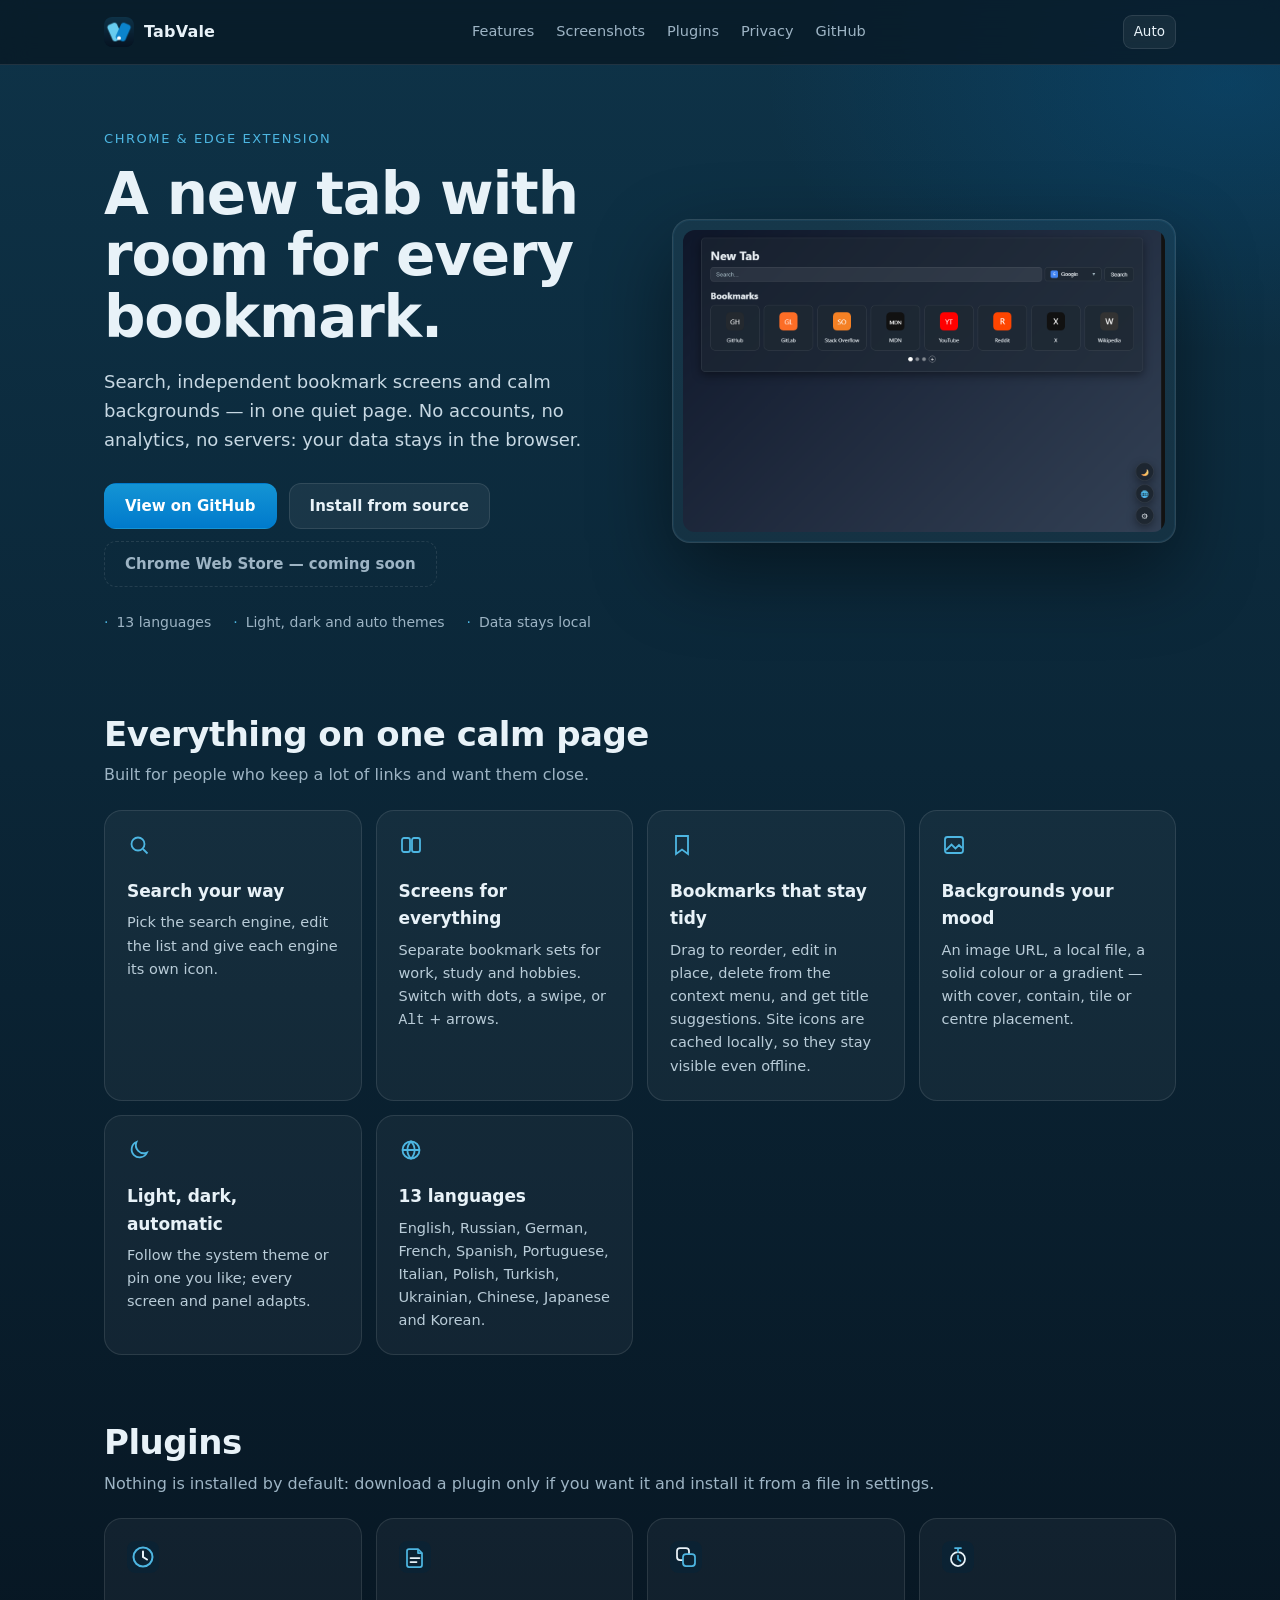
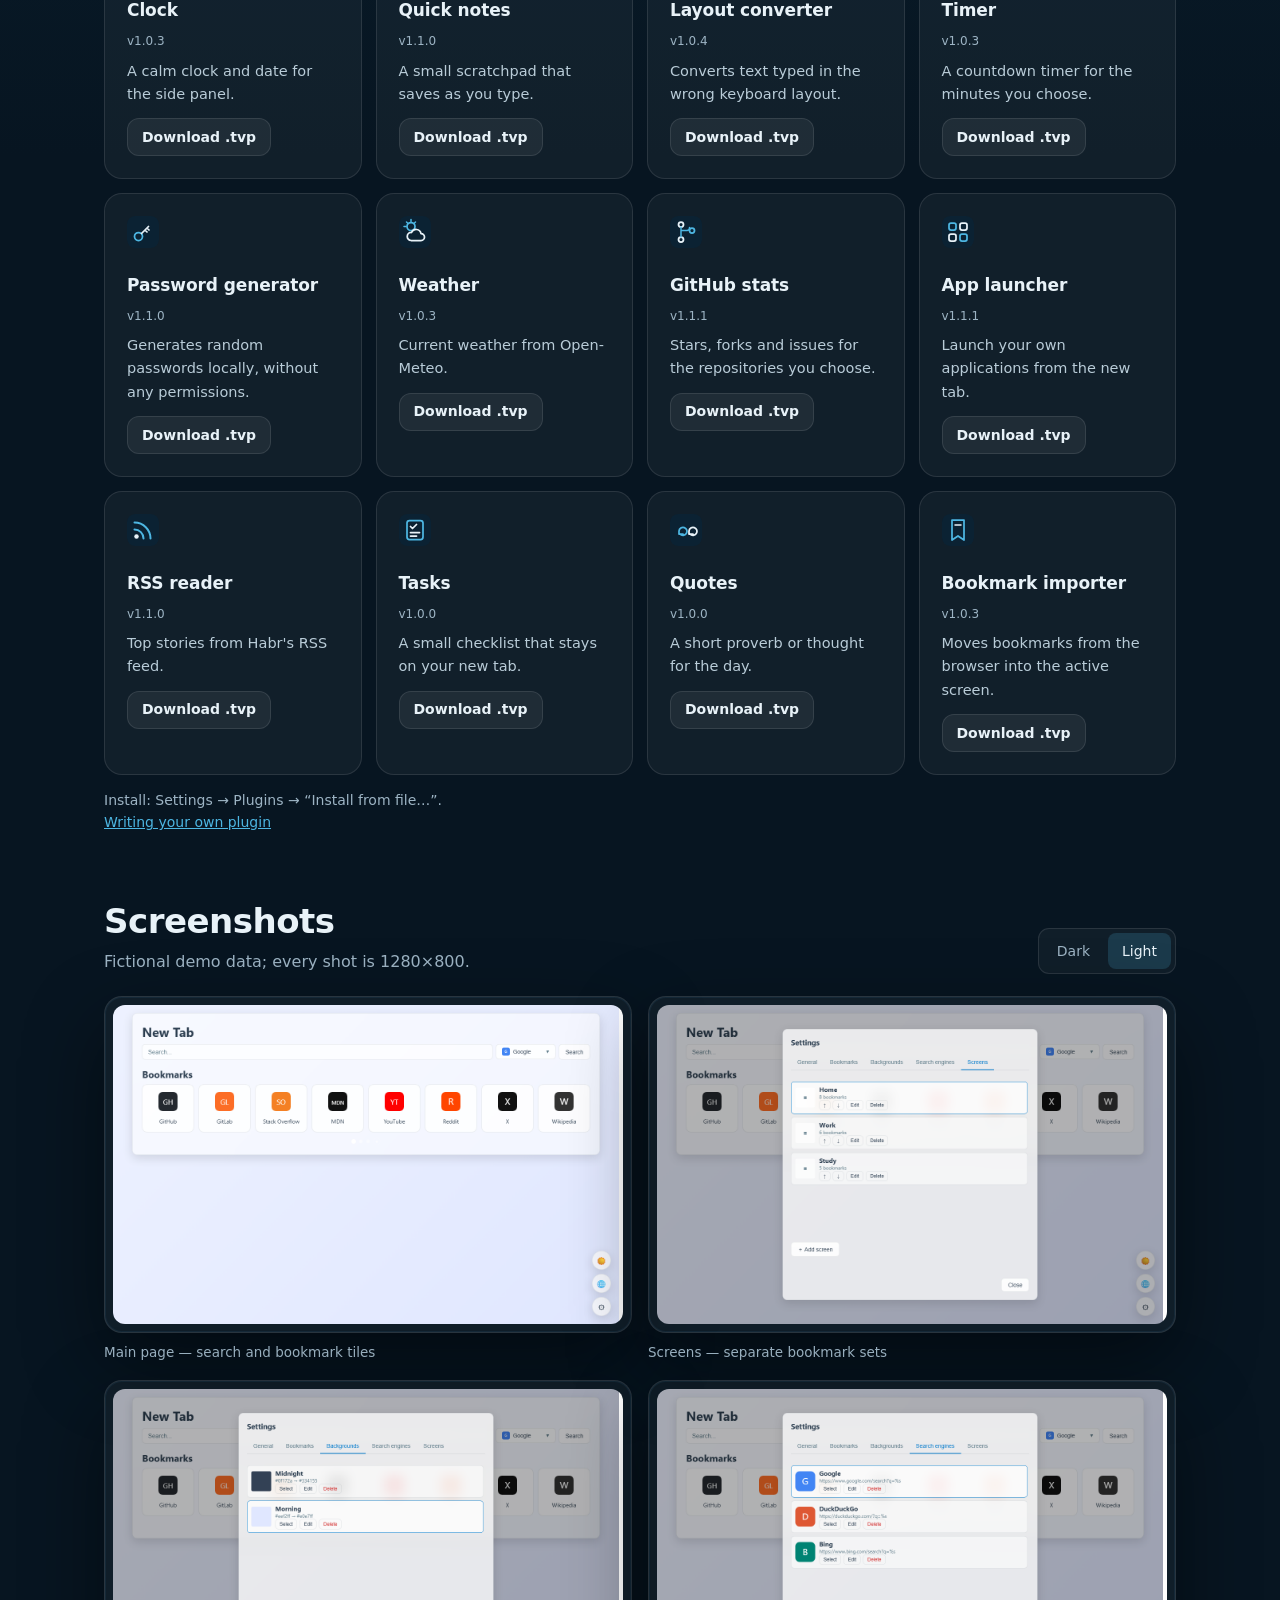
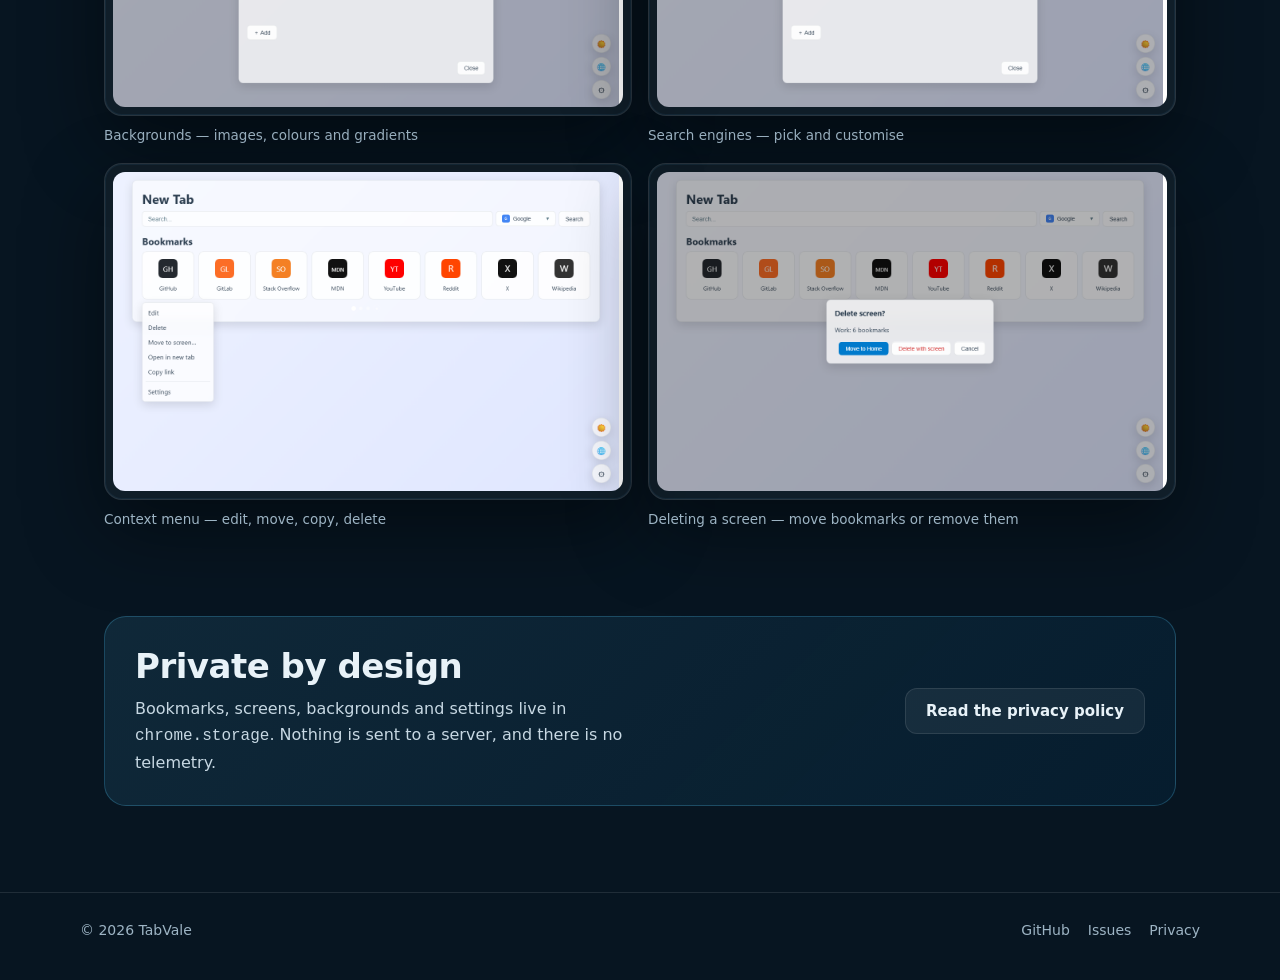
<file: docs/index.html>
<!doctype html>
<html lang="en">
<head>
  <meta charset="utf-8">
  <meta name="viewport" content="width=device-width, initial-scale=1">
  <title>TabVale — a new tab with room for every bookmark</title>
  <meta name="description" content="TabVale replaces the browser's new tab with search, independent bookmark screens and calm backgrounds. All data stays in your browser." data-i18n-attr="content:description">
  <meta property="og:title" content="TabVale — a new tab with room for every bookmark" data-i18n-attr="content:title">
  <meta property="og:description" content="Search, several bookmark screens and calm backgrounds in one quiet page. No accounts, no tracking, no servers." data-i18n-attr="content:ogDescription">
  <meta property="og:type" content="website">
  <meta property="og:url" content="https://gan0za.github.io/TabVale/">
  <meta property="og:image" content="https://gan0za.github.io/TabVale/screenshots/01-main-dark.png">
  <meta name="theme-color" content="#071521">
  <link rel="icon" href="icon.png" type="image/png">
  <script src="site-i18n.js" defer></script>
  <style>
    :root {
      --bg: #071521;
      --bg-soft: #0e3348;
      --panel: rgba(255, 255, 255, 0.045);
      --line: rgba(255, 255, 255, 0.1);
      --text: #e8f2f8;
      --muted: #9db4c4;
      --accent: #4db6e2;
      --accent-strong: #007acc;
      --radius: 18px;
      --max: 1120px;
    }
    * { box-sizing: border-box; }
    html { scroll-behavior: smooth; }
    body {
      margin: 0;
      background:
        radial-gradient(1000px 560px at 12% -8%, rgba(77, 182, 226, 0.18), transparent 60%),
        radial-gradient(800px 460px at 96% 2%, rgba(0, 122, 204, 0.2), transparent 58%),
        linear-gradient(180deg, var(--bg-soft) 0%, var(--bg) 42%, var(--bg) 100%);
      color: var(--text);
      font: 16px/1.6 system-ui, -apple-system, "Segoe UI", Roboto, sans-serif;
      -webkit-font-smoothing: antialiased;
    }
    img { max-width: 100%; display: block; }
    a { color: var(--accent); }
    a:focus-visible, button:focus-visible { outline: 2px solid var(--accent); outline-offset: 3px; border-radius: 6px; }
    .wrap { max-width: var(--max); margin: 0 auto; padding: 0 24px; }
    .skip { position: absolute; left: -999px; top: 8px; background: #fff; color: #000; padding: 8px 12px; border-radius: 8px; }
    .skip:focus { left: 12px; z-index: 10; }

    header.nav {
      position: sticky; top: 0; z-index: 5;
      backdrop-filter: blur(14px);
      background: rgba(7, 21, 33, 0.72);
      border-bottom: 1px solid var(--line);
    }
    .nav-inner { display: flex; align-items: center; justify-content: space-between; gap: 18px; height: 64px; }
    .brand { display: inline-flex; align-items: center; gap: 10px; color: var(--text); text-decoration: none; font-weight: 650; letter-spacing: .2px; }
    .brand img { width: 30px; height: 30px; border-radius: 8px; }
    .nav-links { display: flex; align-items: center; gap: 22px; font-size: 14.5px; }
    .nav-links a { color: var(--muted); text-decoration: none; }
    .nav-links a:hover { color: var(--text); }
    .lang { position: relative; }
    .lang-button {
      min-height: 34px; padding: 0 10px; border-radius: 9px;
      border: 1px solid var(--line); background: rgba(255, 255, 255, 0.06);
      color: var(--text); font: inherit; font-size: 13.5px; cursor: pointer;
    }
    .lang-button:hover { background: rgba(255, 255, 255, 0.1); }
    .lang-list {
      position: absolute; right: 0; top: calc(100% + 6px); z-index: 20;
      min-width: 190px; max-height: min(60vh, 420px); overflow: auto;
      margin: 0; padding: 6px; list-style: none;
      border: 1px solid var(--line); border-radius: 12px;
      background: #0e3348; box-shadow: 0 18px 40px rgba(0, 0, 0, 0.45);
    }
    .lang-list button {
      display: block; width: 100%; padding: 8px 10px; border: 0; border-radius: 8px;
      background: transparent; color: var(--text); font: inherit; font-size: 14px;
      text-align: left; cursor: pointer;
    }
    .lang-list button:hover,
    .lang-list button:focus-visible { background: rgba(77, 182, 226, 0.18); }
    .lang-list button[aria-selected="true"] { color: var(--accent); }

    .hero { display: grid; grid-template-columns: 1.02fr .98fr; gap: 44px; align-items: center; padding: 64px 0 48px; }
    .eyebrow { margin: 0 0 14px; color: var(--accent); font-size: 13px; letter-spacing: .12em; text-transform: uppercase; }
    h1 { margin: 0; font-size: clamp(34px, 5vw, 58px); line-height: 1.06; letter-spacing: -1.2px; }
    .lead { margin: 20px 0 0; max-width: 34em; color: #c7d8e3; font-size: 18px; }
    .cta { display: flex; flex-wrap: wrap; gap: 12px; margin-top: 28px; }
    .btn {
      display: inline-flex; align-items: center; justify-content: center; gap: 8px;
      min-height: 46px; padding: 0 20px; border-radius: 12px;
      text-decoration: none; font-weight: 600; font-size: 15px;
      border: 1px solid var(--line); color: var(--text);
      background: rgba(255, 255, 255, 0.06);
      transition: transform .15s ease, background .2s ease, border-color .2s ease;
    }
    .btn:hover { transform: translateY(-1px); background: rgba(255, 255, 255, 0.1); }
    .btn.primary { background: linear-gradient(180deg, #1494d4, var(--accent-strong)); border-color: transparent; color: #fff; }
    .btn.primary:hover { background: linear-gradient(180deg, #28a6e6, #0a84c9); }
    .btn.disabled { color: var(--muted); cursor: default; border-style: dashed; background: transparent; }
    .facts { display: flex; flex-wrap: wrap; gap: 10px 22px; margin: 24px 0 0; padding: 0; list-style: none; color: var(--muted); font-size: 14px; }
    .facts li::before { content: "·"; margin-right: 8px; color: var(--accent); }

    .shot {
      border-radius: var(--radius); border: 1px solid var(--line);
      background: rgba(255, 255, 255, 0.04);
      padding: 10px;
      box-shadow: 0 30px 80px rgba(0, 0, 0, 0.45), 0 0 0 1px rgba(77, 182, 226, 0.08) inset;
    }
    .shot img { border-radius: 12px; width: 100%; height: auto; }

    section { padding: 34px 0; }
    .section-head { display: flex; align-items: end; justify-content: space-between; gap: 18px; margin-bottom: 22px; }
    h2 { margin: 0; font-size: clamp(24px, 3vw, 34px); line-height: 1.15; letter-spacing: -.5px; }
    .section-head p { margin: 8px 0 0; color: var(--muted); }

    .cards { display: grid; grid-template-columns: repeat(auto-fit, minmax(248px, 1fr)); gap: 14px; }
    .card {
      padding: 22px; border-radius: var(--radius);
      background: var(--panel); border: 1px solid var(--line);
    }
    .card svg { width: 24px; height: 24px; color: var(--accent); }
    .card h3 { margin: 14px 0 6px; font-size: 17px; letter-spacing: -.1px; }
    .card p { margin: 0; color: #b9ccd8; font-size: 14.5px; }

    .plugin-card { display: flex; flex-direction: column; align-items: flex-start; }
    .plugin-card img { width: 32px; height: 32px; border-radius: 8px; margin-bottom: 10px; }
    .plugin-card .plugin-version { margin: 2px 0 8px; color: var(--muted); font-size: 12px; }
    .plugin-card .btn { margin-top: 12px; min-height: 38px; padding: 0 14px; font-size: 14px; }
    .plugin-cards { margin-bottom: 14px; }
    .plugin-install { margin: 0; color: var(--muted); font-size: 14px; }

    .switch { display: inline-flex; padding: 4px; gap: 4px; border: 1px solid var(--line); border-radius: 11px; background: rgba(255, 255, 255, 0.04); }
    .switch button {
      min-height: 36px; padding: 0 14px; border: 0; border-radius: 8px;
      background: transparent; color: var(--muted); font: inherit; font-size: 14px; cursor: pointer;
    }
    .switch button.active { background: rgba(77, 182, 226, 0.18); color: var(--text); }

    .gallery { display: grid; grid-template-columns: 1fr 1fr; gap: 16px; }
    .gallery figure { margin: 0; }
    .gallery .shot { padding: 8px; }
    .gallery figcaption { margin-top: 9px; color: var(--muted); font-size: 13.5px; }

    .privacy-band {
      display: grid; grid-template-columns: 1.15fr .85fr; gap: 26px; align-items: center;
      margin: 18px 0 26px; padding: 30px; border-radius: 22px;
      border: 1px solid rgba(77, 182, 226, 0.28);
      background: linear-gradient(135deg, rgba(77, 182, 226, 0.12), rgba(0, 122, 204, 0.08));
    }
    .privacy-band p { margin: 10px 0 0; color: #c7d8e3; }
    .privacy-band .btn { justify-self: end; }

    footer { border-top: 1px solid var(--line); margin-top: 26px; }
    .foot { display: flex; justify-content: space-between; gap: 16px; flex-wrap: wrap; padding: 26px 0 40px; color: var(--muted); font-size: 14px; }
    .foot nav { display: flex; gap: 18px; flex-wrap: wrap; }
    .foot a { color: var(--muted); text-decoration: none; }
    .foot a:hover { color: var(--text); }

    @media (max-width: 900px) {
      .hero { grid-template-columns: 1fr; gap: 28px; padding-top: 42px; }
      .privacy-band { grid-template-columns: 1fr; }
      .privacy-band .btn { justify-self: start; }
    }
    @media (max-width: 700px) {
      .gallery { grid-template-columns: 1fr; }
      .section-head { align-items: start; flex-direction: column; }
      .wrap { padding: 0 16px; }
      .nav-links a:not(.keep) { display: none; }
    }
    @media (prefers-reduced-motion: reduce) {
      html { scroll-behavior: auto; }
      .btn { transition: none; }
    }
  </style>
</head>
<body>
  <a class="skip" href="#main" data-i18n="skip">Skip to content</a>

  <header class="nav">
    <div class="wrap nav-inner">
      <a class="brand" href="./"><img src="icon.png" alt="" width="30" height="30">TabVale</a>
      <nav class="nav-links" aria-label="Main">
        <a href="#features" data-i18n="navFeatures">Features</a>
        <a href="#screenshots" data-i18n="navScreenshots">Screenshots</a>
        <a href="#plugins" data-i18n="pluginsNav">Plugins</a>
        <a href="privacy.html" data-i18n="navPrivacy">Privacy</a>
        <a class="keep" href="https://github.com/Gan0za/TabVale">GitHub</a>
      </nav>
      <div class="lang">
        <button id="site-lang" class="lang-button" type="button" aria-haspopup="listbox" aria-expanded="false">Auto</button>
        <ul id="site-lang-list" class="lang-list" role="listbox" aria-label="Language" hidden></ul>
      </div>
    </div>
  </header>

  <main id="main">
    <div class="wrap">
      <section class="hero" aria-labelledby="hero-title">
        <div>
          <p class="eyebrow" data-i18n="eyebrow">Chrome &amp; Edge extension</p>
          <h1 id="hero-title" data-i18n="heroTitle">A new tab with room for every bookmark.</h1>
          <p class="lead" data-i18n="lead">
            Search, independent bookmark screens and calm backgrounds — in one
            quiet page. No accounts, no analytics, no servers: your data stays
            in the browser.
          </p>
          <div class="cta">
            <a class="btn primary" href="https://github.com/Gan0za/TabVale" data-i18n="ctaGitHub">View on GitHub</a>
            <a class="btn" href="https://github.com/Gan0za/TabVale#installation" data-i18n="ctaInstall">Install from source</a>
            <span class="btn disabled" aria-disabled="true" data-i18n="ctaStore">Chrome Web Store — coming soon</span>
          </div>
          <ul class="facts">
            <li data-i18n="factLanguages">13 languages</li>
            <li data-i18n="factThemes">Light, dark and auto themes</li>
            <li data-i18n="factLocal">Data stays local</li>
          </ul>
        </div>
        <div class="shot">
          <img src="screenshots/01-main-dark.png" width="1280" height="800"
               alt="TabVale new tab page in the dark theme with bookmark tiles and a search field"
               data-i18n-attr="alt:heroAlt">
        </div>
      </section>

      <section id="features" aria-labelledby="features-title">
        <div class="section-head">
          <div>
            <h2 id="features-title" data-i18n="featuresTitle">Everything on one calm page</h2>
            <p data-i18n="featuresLead">Built for people who keep a lot of links and want them close.</p>
          </div>
        </div>
        <div class="cards">
          <article class="card">
            <svg viewBox="0 0 24 24" fill="none" stroke="currentColor" stroke-width="1.8" aria-hidden="true"><circle cx="11" cy="11" r="6.5"/><path d="m16 16 4.5 4.5"/></svg>
            <h3 data-i18n="cardSearchTitle">Search your way</h3>
            <p data-i18n="cardSearchText">Pick the search engine, edit the list and give each engine its own icon.</p>
          </article>
          <article class="card">
            <svg viewBox="0 0 24 24" fill="none" stroke="currentColor" stroke-width="1.8" aria-hidden="true"><rect x="3" y="5" width="8" height="14" rx="2"/><rect x="13" y="5" width="8" height="14" rx="2"/></svg>
            <h3 data-i18n="cardScreensTitle">Screens for everything</h3>
            <p data-i18n="cardScreensText">Separate bookmark sets for work, study and hobbies. Switch with dots, a swipe, or <kbd>Alt</kbd> + arrows.</p>
          </article>
          <article class="card">
            <svg viewBox="0 0 24 24" fill="none" stroke="currentColor" stroke-width="1.8" aria-hidden="true"><path d="M6 3h12v18l-6-4.5L6 21z"/></svg>
            <h3 data-i18n="cardBookmarksTitle">Bookmarks that stay tidy</h3>
            <p data-i18n="cardBookmarksText">Drag to reorder, edit in place, delete from the context menu, and get title suggestions. Site icons are cached locally, so they stay visible even offline.</p>
          </article>
          <article class="card">
            <svg viewBox="0 0 24 24" fill="none" stroke="currentColor" stroke-width="1.8" aria-hidden="true"><rect x="3" y="4" width="18" height="16" rx="2.5"/><path d="m4 17 5.5-5.5 4 4L17 12l3 3"/></svg>
            <h3 data-i18n="cardBackgroundsTitle">Backgrounds your mood</h3>
            <p data-i18n="cardBackgroundsText">An image URL, a local file, a solid colour or a gradient — with cover, contain, tile or centre placement.</p>
          </article>
          <article class="card">
            <svg viewBox="0 0 24 24" fill="none" stroke="currentColor" stroke-width="1.8" aria-hidden="true"><path d="M20 14.5A8 8 0 0 1 9.5 4a8 8 0 1 0 10.5 10.5Z"/></svg>
            <h3 data-i18n="cardThemeTitle">Light, dark, automatic</h3>
            <p data-i18n="cardThemeText">Follow the system theme or pin one you like; every screen and panel adapts.</p>
          </article>
          <article class="card">
            <svg viewBox="0 0 24 24" fill="none" stroke="currentColor" stroke-width="1.8" aria-hidden="true"><circle cx="12" cy="12" r="8.5"/><path d="M3.5 12h17M12 3.5c2.4 2.3 3.6 5.2 3.6 8.5S14.4 18.2 12 20.5c-2.4-2.3-3.6-5.2-3.6-8.5S9.6 5.8 12 3.5Z"/></svg>
            <h3 data-i18n="cardLanguagesTitle">13 languages</h3>
            <p data-i18n="cardLanguagesText">English, Russian, German, French, Spanish, Portuguese, Italian, Polish, Turkish, Ukrainian, Chinese, Japanese and Korean.</p>
          </article>
        </div>
      </section>

      <section id="plugins" aria-labelledby="plugins-title">
        <div class="section-head">
          <div>
            <h2 id="plugins-title" data-i18n="pluginsTitle">Plugins</h2>
            <p data-i18n="pluginsLead">Nothing is installed by default: download a plugin only if you want it and install it from a file in settings.</p>
          </div>
        </div>
        <div id="plugin-catalog" class="cards plugin-cards"></div>
        <p class="plugin-install" data-i18n="pluginsInstall">Install: Settings → Plugins → “Install from file…”.</p>
        <p class="plugin-install">
          <a href="https://github.com/Gan0za/TabVale/blob/master/docs/PLUGIN_GUIDE.md" data-i18n="pluginDocs">Writing your own plugin</a>
        </p>
      </section>

      <section id="screenshots" aria-labelledby="shots-title">
        <div class="section-head">
          <div>
            <h2 id="shots-title" data-i18n="shotsTitle">Screenshots</h2>
            <p data-i18n="shotsLead">Fictional demo data; every shot is 1280×800.</p>
          </div>
          <div class="switch" role="group" aria-label="Theme">
            <button type="button" data-theme-btn="dark" class="active" aria-pressed="true" data-i18n="themeDark">Dark</button>
            <button type="button" data-theme-btn="light" aria-pressed="false" data-i18n="themeLight">Light</button>
          </div>
        </div>
        <div class="gallery" id="gallery">
          <figure>
            <div class="shot"><img src="screenshots/01-main-dark.png" data-dark="screenshots/01-main-dark.png" data-light="screenshots/02-main-light.png" width="1280" height="800" alt="Main new tab page"></div>
            <figcaption data-i18n="shot1">Main page — search and bookmark tiles</figcaption>
          </figure>
          <figure>
            <div class="shot"><img src="screenshots/03-screens-dark.png" data-dark="screenshots/03-screens-dark.png" data-light="screenshots/04-screens-light.png" width="1280" height="800" alt="Screens settings panel"></div>
            <figcaption data-i18n="shot2">Screens — separate bookmark sets</figcaption>
          </figure>
          <figure>
            <div class="shot"><img src="screenshots/05-backgrounds-dark.png" data-dark="screenshots/05-backgrounds-dark.png" data-light="screenshots/09-backgrounds-light.png" width="1280" height="800" alt="Background settings"></div>
            <figcaption data-i18n="shot3">Backgrounds — images, colours and gradients</figcaption>
          </figure>
          <figure>
            <div class="shot"><img src="screenshots/06-search-engines-dark.png" data-dark="screenshots/06-search-engines-dark.png" data-light="screenshots/10-search-engines-light.png" width="1280" height="800" alt="Search engine settings"></div>
            <figcaption data-i18n="shot4">Search engines — pick and customise</figcaption>
          </figure>
          <figure>
            <div class="shot"><img src="screenshots/07-context-menu-dark.png" data-dark="screenshots/07-context-menu-dark.png" data-light="screenshots/11-context-menu-light.png" width="1280" height="800" alt="Bookmark context menu"></div>
            <figcaption data-i18n="shot5">Context menu — edit, move, copy, delete</figcaption>
          </figure>
          <figure>
            <div class="shot"><img src="screenshots/08-delete-screen-dark.png" data-dark="screenshots/08-delete-screen-dark.png" data-light="screenshots/12-delete-screen-light.png" width="1280" height="800" alt="Screen deletion dialog"></div>
            <figcaption data-i18n="shot6">Deleting a screen — move bookmarks or remove them</figcaption>
          </figure>
        </div>
      </section>

      <section aria-labelledby="privacy-title">
        <div class="privacy-band">
          <div>
            <h2 id="privacy-title" data-i18n="privacyTitle">Private by design</h2>
            <p data-i18n="privacyText">Bookmarks, screens, backgrounds and settings live in <code>chrome.storage</code>. Nothing is sent to a server, and there is no telemetry.</p>
          </div>
          <a class="btn" href="privacy.html" data-i18n="privacyCta">Read the privacy policy</a>
        </div>
      </section>
    </div>
  </main>

  <footer>
    <div class="wrap foot">
      <span>© 2026 TabVale</span>
      <nav aria-label="Footer">
        <a href="https://github.com/Gan0za/TabVale">GitHub</a>
        <a href="https://github.com/Gan0za/TabVale/issues">Issues</a>
        <a href="privacy.html" data-i18n="navPrivacy">Privacy</a>
      </nav>
    </div>
  </footer>

  <script>
    (function () {
      const gallery = document.getElementById('gallery');
      const buttons = Array.from(document.querySelectorAll('[data-theme-btn]'));
      const images = Array.from(gallery.querySelectorAll('img'));

      function apply(theme) {
        images.forEach((img) => {
          const next = img.getAttribute('data-' + theme);
          if (next && img.getAttribute('src') !== next) img.setAttribute('src', next);
        });
        buttons.forEach((btn) => {
          const active = btn.getAttribute('data-theme-btn') === theme;
          btn.classList.toggle('active', active);
          btn.setAttribute('aria-pressed', String(active));
        });
      }

      buttons.forEach((btn) => {
        btn.addEventListener('click', () => apply(btn.getAttribute('data-theme-btn')));
      });

      apply(window.matchMedia && window.matchMedia('(prefers-color-scheme: light)').matches ? 'light' : 'dark');
    }());
  </script>
</body>
</html>
</file>
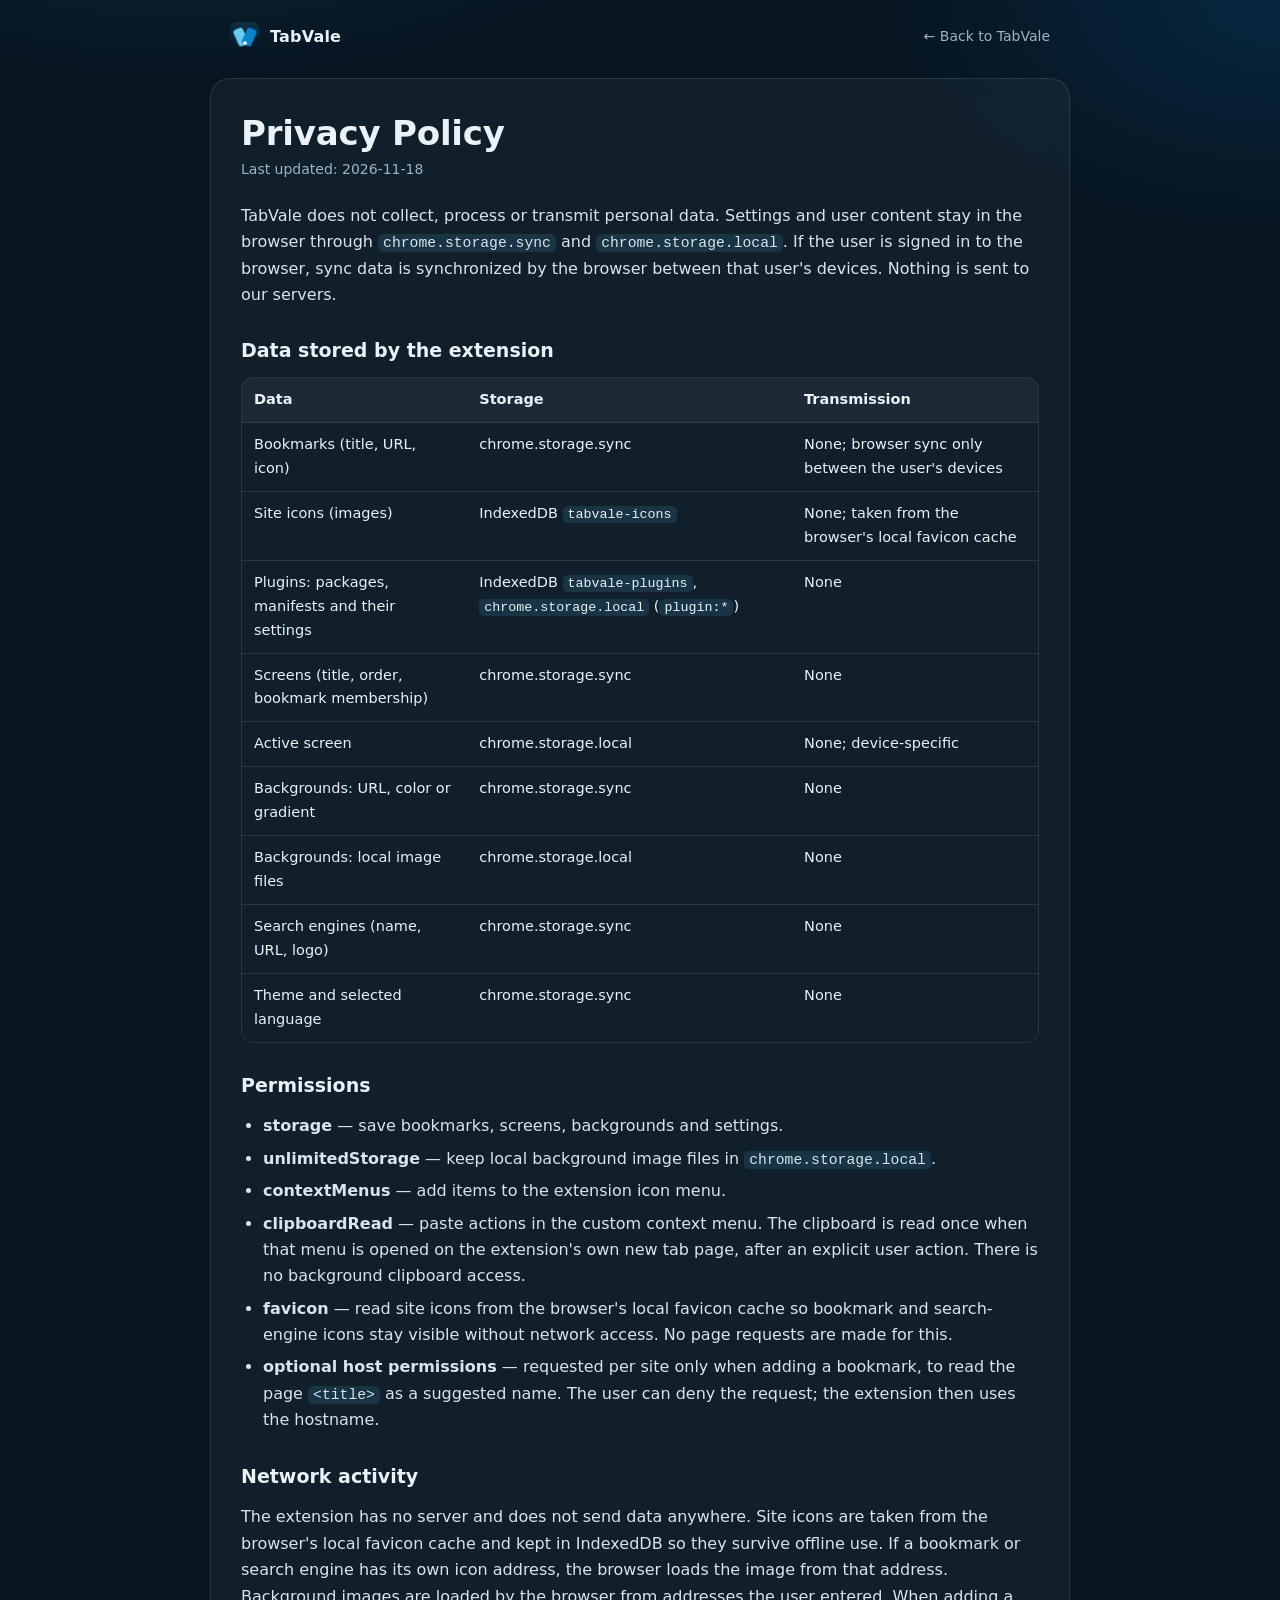
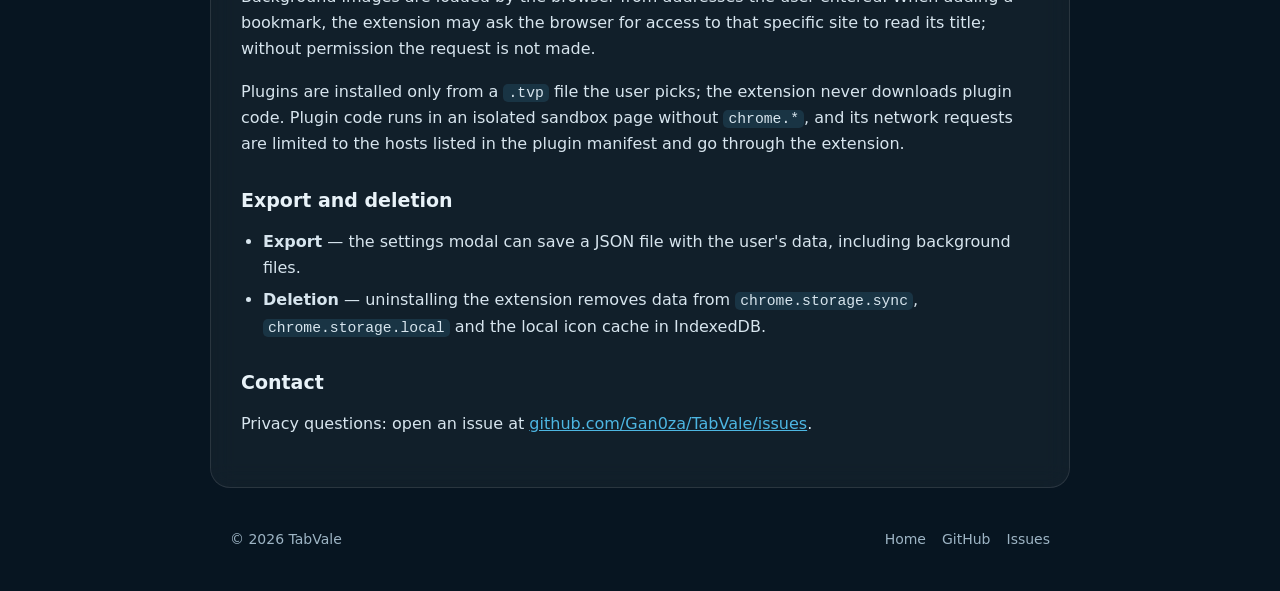
<file: docs/privacy.html>
<!doctype html>
<html lang="en">
<head>
  <meta charset="utf-8">
  <meta name="viewport" content="width=device-width, initial-scale=1">
  <title>TabVale — Privacy Policy</title>
  <meta name="description" content="Privacy policy for the TabVale browser extension: all data stays in the browser, nothing is collected or transmitted.">
  <link rel="icon" href="icon.png" type="image/png">
  <style>
    :root {
      --bg: #071521;
      --panel: rgba(255, 255, 255, 0.045);
      --line: rgba(255, 255, 255, 0.1);
      --text: #e8f2f8;
      --muted: #9db4c4;
      --accent: #4db6e2;
      --code: rgba(77, 182, 226, 0.14);
    }
    * { box-sizing: border-box; }
    body {
      margin: 0;
      min-height: 100vh;
      background:
        radial-gradient(900px 500px at 15% -10%, rgba(77, 182, 226, 0.16), transparent 60%),
        radial-gradient(700px 420px at 100% 0%, rgba(0, 122, 204, 0.18), transparent 55%),
        var(--bg);
      color: var(--text);
      font: 16px/1.65 system-ui, -apple-system, "Segoe UI", Roboto, sans-serif;
    }
    a { color: var(--accent); }
    a:focus-visible, button:focus-visible { outline: 2px solid var(--accent); outline-offset: 3px; }
    .top {
      display: flex; align-items: center; justify-content: space-between; gap: 16px;
      max-width: 860px; margin: 0 auto; padding: 22px 20px 0;
    }
    .brand { display: inline-flex; align-items: center; gap: 10px; text-decoration: none; color: var(--text); font-weight: 650; letter-spacing: .2px; }
    .brand img { width: 30px; height: 30px; border-radius: 8px; }
    .top a.back { color: var(--muted); text-decoration: none; font-size: 14px; }
    .top a.back:hover { color: var(--text); }
    main {
      max-width: 860px; margin: 26px auto 40px; padding: 34px 30px;
      background: var(--panel); border: 1px solid var(--line); border-radius: 20px;
      backdrop-filter: blur(12px);
    }
    h1 { margin: 0 0 4px; font-size: clamp(26px, 4vw, 34px); line-height: 1.2; letter-spacing: -.2px; }
    h2 { margin: 30px 0 10px; font-size: 19px; line-height: 1.3; }
    p, li { color: #d7e5ee; }
    ul { padding-left: 22px; }
    li + li { margin-top: 6px; }
    .muted { color: var(--muted); font-size: 14px; margin: 0 0 22px; }
    code { background: var(--code); padding: 1px 5px; border-radius: 5px; font-size: .92em; }
    .table-wrap { overflow-x: auto; margin: 14px 0; border-radius: 12px; border: 1px solid var(--line); }
    table { border-collapse: collapse; width: 100%; min-width: 560px; font-size: 14.5px; }
    th, td { padding: 10px 12px; text-align: left; vertical-align: top; border-bottom: 1px solid var(--line); }
    th { background: rgba(255, 255, 255, 0.05); font-weight: 600; color: var(--text); }
    tr:last-child td { border-bottom: 0; }
    footer {
      max-width: 860px; margin: 0 auto 40px; padding: 0 20px;
      display: flex; justify-content: space-between; gap: 14px; flex-wrap: wrap;
      color: var(--muted); font-size: 14px;
    }
    footer nav { display: flex; gap: 16px; flex-wrap: wrap; }
    footer a { color: var(--muted); text-decoration: none; }
    footer a:hover { color: var(--text); }
    @media (max-width: 560px) {
      main { margin: 18px 12px 30px; padding: 24px 18px; border-radius: 16px; }
      .top { padding: 18px 14px 0; }
      footer { padding: 0 14px; }
    }
  </style>
</head>
<body>
  <header class="top">
    <a class="brand" href="./"><img src="icon.png" alt="" width="30" height="30">TabVale</a>
    <a class="back" href="./">← Back to TabVale</a>
  </header>

  <main>
    <h1>Privacy Policy</h1>
    <p class="muted">Last updated: 2026-11-18</p>

    <p>
      TabVale does not collect, process or transmit personal data.
      Settings and user content stay in the browser through
      <code>chrome.storage.sync</code> and <code>chrome.storage.local</code>.
      If the user is signed in to the browser, sync data is synchronized by the
      browser between that user's devices. Nothing is sent to our servers.
    </p>

    <h2>Data stored by the extension</h2>
    <div class="table-wrap">
      <table>
        <thead><tr><th>Data</th><th>Storage</th><th>Transmission</th></tr></thead>
        <tbody>
          <tr><td>Bookmarks (title, URL, icon)</td><td>chrome.storage.sync</td><td>None; browser sync only between the user's devices</td></tr>
          <tr><td>Site icons (images)</td><td>IndexedDB <code>tabvale-icons</code></td><td>None; taken from the browser's local favicon cache</td></tr>
          <tr><td>Plugins: packages, manifests and their settings</td><td>IndexedDB <code>tabvale-plugins</code>, <code>chrome.storage.local</code> (<code>plugin:*</code>)</td><td>None</td></tr>
          <tr><td>Screens (title, order, bookmark membership)</td><td>chrome.storage.sync</td><td>None</td></tr>
          <tr><td>Active screen</td><td>chrome.storage.local</td><td>None; device-specific</td></tr>
          <tr><td>Backgrounds: URL, color or gradient</td><td>chrome.storage.sync</td><td>None</td></tr>
          <tr><td>Backgrounds: local image files</td><td>chrome.storage.local</td><td>None</td></tr>
          <tr><td>Search engines (name, URL, logo)</td><td>chrome.storage.sync</td><td>None</td></tr>
          <tr><td>Theme and selected language</td><td>chrome.storage.sync</td><td>None</td></tr>
        </tbody>
      </table>
    </div>

    <h2>Permissions</h2>
    <ul>
      <li><strong>storage</strong> — save bookmarks, screens, backgrounds and settings.</li>
      <li><strong>unlimitedStorage</strong> — keep local background image files in <code>chrome.storage.local</code>.</li>
      <li><strong>contextMenus</strong> — add items to the extension icon menu.</li>
      <li><strong>clipboardRead</strong> — paste actions in the custom context menu. The clipboard is read once when that menu is opened on the extension's own new tab page, after an explicit user action. There is no background clipboard access.</li>
      <li><strong>favicon</strong> — read site icons from the browser's local favicon cache so bookmark and search-engine icons stay visible without network access. No page requests are made for this.</li>
      <li><strong>optional host permissions</strong> — requested per site only when adding a bookmark, to read the page <code>&lt;title&gt;</code> as a suggested name. The user can deny the request; the extension then uses the hostname.</li>
    </ul>

    <h2>Network activity</h2>
    <p>
      The extension has no server and does not send data anywhere. Site icons
      are taken from the browser's local favicon cache and kept in IndexedDB so
      they survive offline use. If a bookmark or search engine has its own icon
      address, the browser loads the image from that address. Background images
      are loaded by the browser from addresses the user entered. When adding a
      bookmark, the extension may ask the browser for access to that specific
      site to read its title; without permission the request is not made.
    </p>
    <p>
      Plugins are installed only from a <code>.tvp</code> file the user picks;
      the extension never downloads plugin code. Plugin code runs in an isolated
      sandbox page without <code>chrome.*</code>, and its network requests are
      limited to the hosts listed in the plugin manifest and go through the
      extension.
    </p>

    <h2>Export and deletion</h2>
    <ul>
      <li><strong>Export</strong> — the settings modal can save a JSON file with the user's data, including background files.</li>
      <li><strong>Deletion</strong> — uninstalling the extension removes data from <code>chrome.storage.sync</code>, <code>chrome.storage.local</code> and the local icon cache in IndexedDB.</li>
    </ul>

    <h2>Contact</h2>
    <p>
      Privacy questions: open an issue at
      <a href="https://github.com/Gan0za/TabVale/issues">github.com/Gan0za/TabVale/issues</a>.
    </p>
  </main>

  <footer>
    <span>© 2026 TabVale</span>
    <nav>
      <a href="./">Home</a>
      <a href="https://github.com/Gan0za/TabVale">GitHub</a>
      <a href="https://github.com/Gan0za/TabVale/issues">Issues</a>
    </nav>
  </footer>
</body>
</html>
</file>
